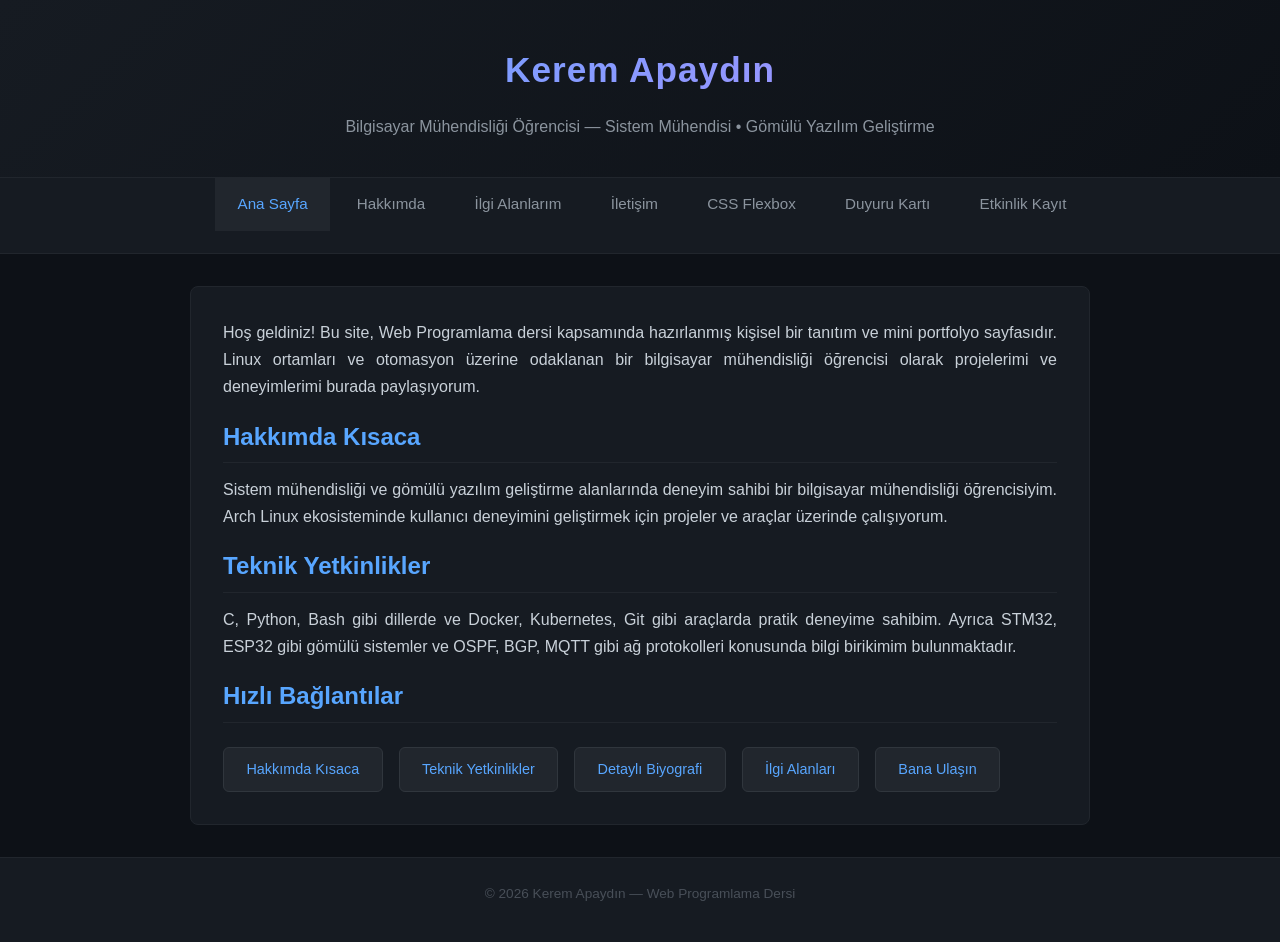
<file: index.html>
<!DOCTYPE html>
<html lang="tr">

<head>
	<meta charset="UTF-8">
	<meta name="viewport" content="width=device-width, initial-scale=1.0">
	<meta name="description" content="Kerem Apaydın - Bilgisayar Mühendisliği Portfolyo">
	<title>Ana Sayfa | Kerem Apaydın</title>
	<link rel="stylesheet" href="styles/style.css">
</head>

<body>

	<header>
		<h1>Kerem Apaydın</h1>
		<p>Bilgisayar Mühendisliği Öğrencisi &mdash; Sistem Mühendisi &bull; Gömülü Yazılım Geliştirme</p>
	</header>

	<nav>
		<ul>
			<li><a href="index.html" class="active">Ana Sayfa</a></li>
			<li><a href="about.html">Hakkımda</a></li>
			<li><a href="interests.html">İlgi Alanlarım</a></li>
			<li><a href="contact.html">İletişim</a></li>
			<li><a href="flexbox.html">CSS Flexbox</a></li>
			<li><a href="lab-position.html">Duyuru Kartı</a></li>
			<li><a href="hafta7.html">Etkinlik Kayıt</a></li>
		</ul>
	</nav>

	<main>
		<p>Hoş geldiniz! Bu site, Web Programlama dersi kapsamında hazırlanmış kişisel bir tanıtım ve
			mini portfolyo sayfasıdır. Linux ortamları ve otomasyon üzerine odaklanan bir bilgisayar
			mühendisliği öğrencisi olarak projelerimi ve deneyimlerimi burada paylaşıyorum.</p>

		<h2 id="hakkimda">Hakkımda Kısaca</h2>
		<p>Sistem mühendisliği ve gömülü yazılım geliştirme alanlarında deneyim sahibi bir bilgisayar
			mühendisliği öğrencisiyim. Arch Linux ekosisteminde kullanıcı deneyimini geliştirmek için
			projeler ve araçlar üzerinde çalışıyorum.</p>

		<h2 id="teknik-yetkinlikler">Teknik Yetkinlikler</h2>
		<p>C, Python, Bash gibi dillerde ve Docker, Kubernetes, Git gibi araçlarda pratik deneyime
			sahibim. Ayrıca STM32, ESP32 gibi gömülü sistemler ve OSPF, BGP, MQTT gibi ağ
			protokolleri konusunda bilgi birikimim bulunmaktadır.</p>

		<h2>Hızlı Bağlantılar</h2>
		<div class="quick-links">
			<a href="#hakkimda">Hakkımda Kısaca</a>
			<a href="#teknik-yetkinlikler">Teknik Yetkinlikler</a>
			<a href="about.html">Detaylı Biyografi</a>
			<a href="interests.html">İlgi Alanları</a>
			<a href="contact.html">Bana Ulaşın</a>
		</div>
	</main>

	<footer>
		<p>&copy; 2026 Kerem Apaydın &mdash; Web Programlama Dersi</p>
	</footer>

</body>

</html>
</file>
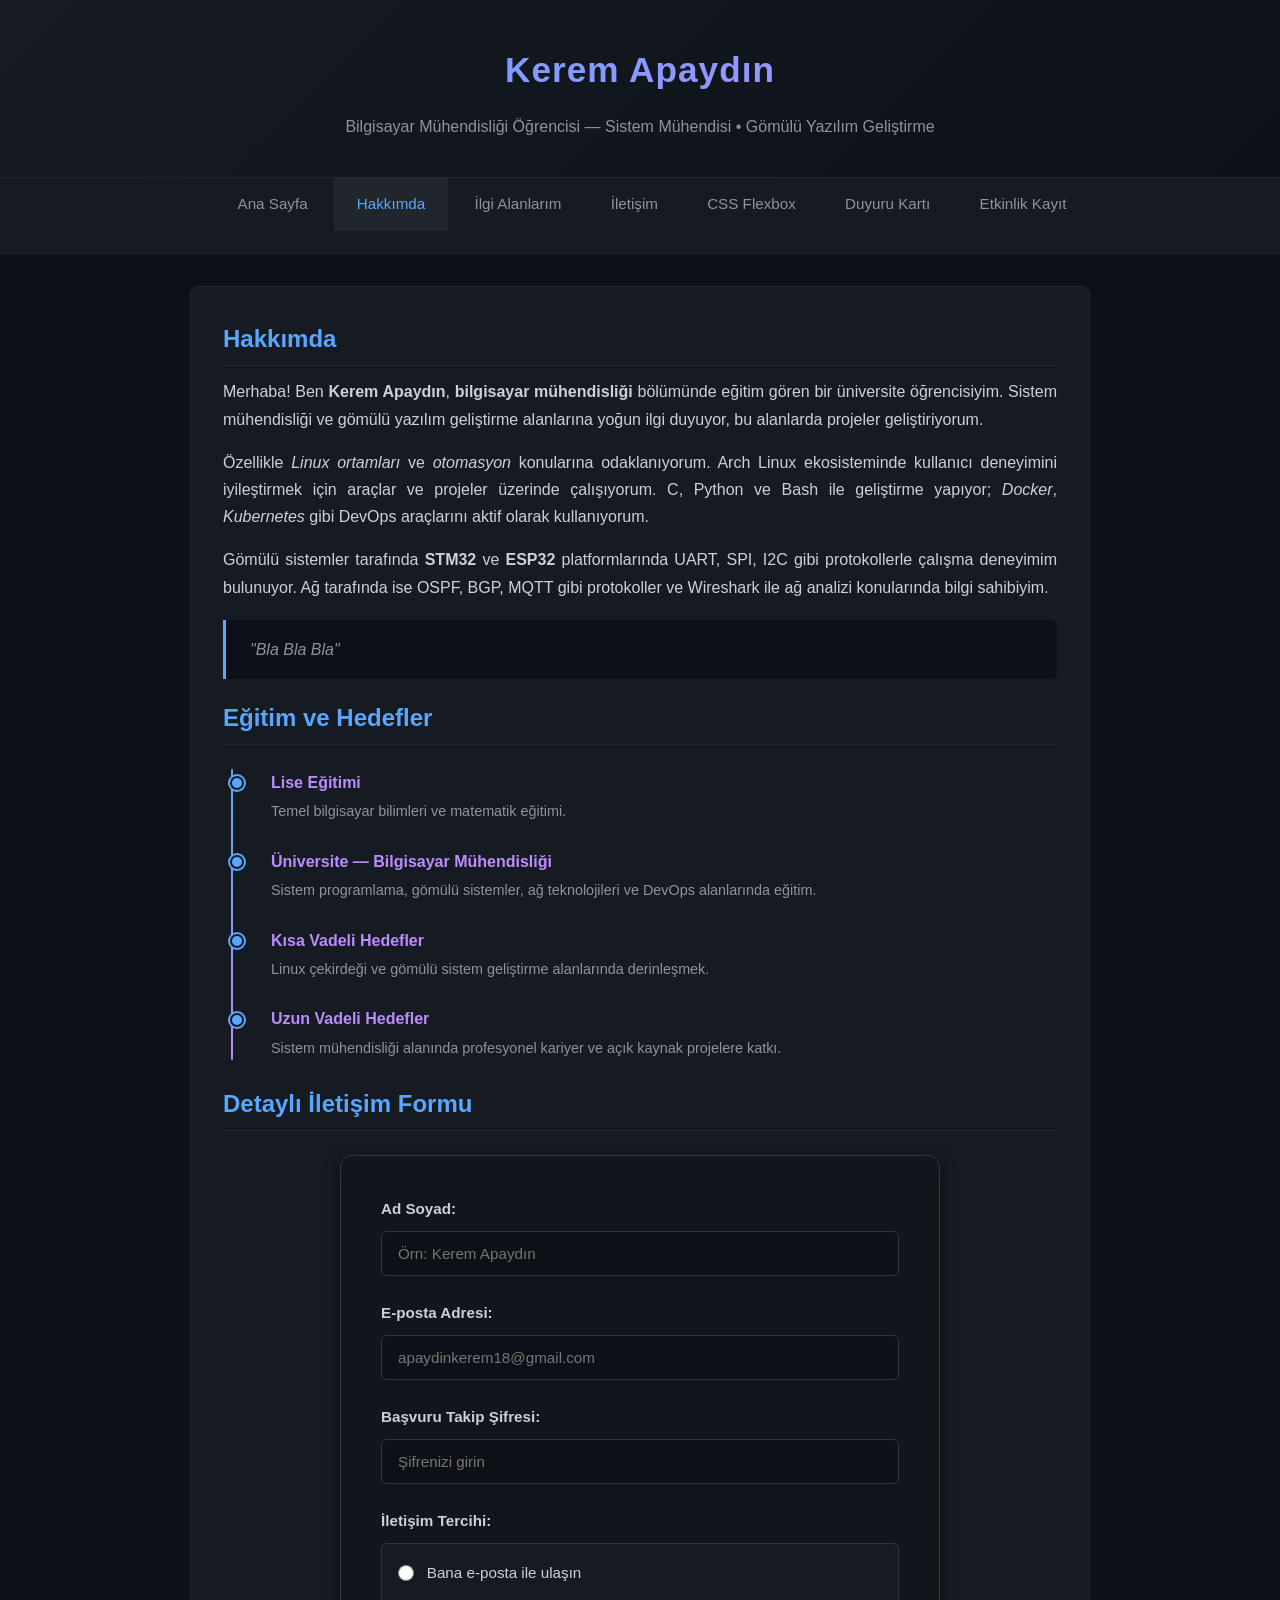
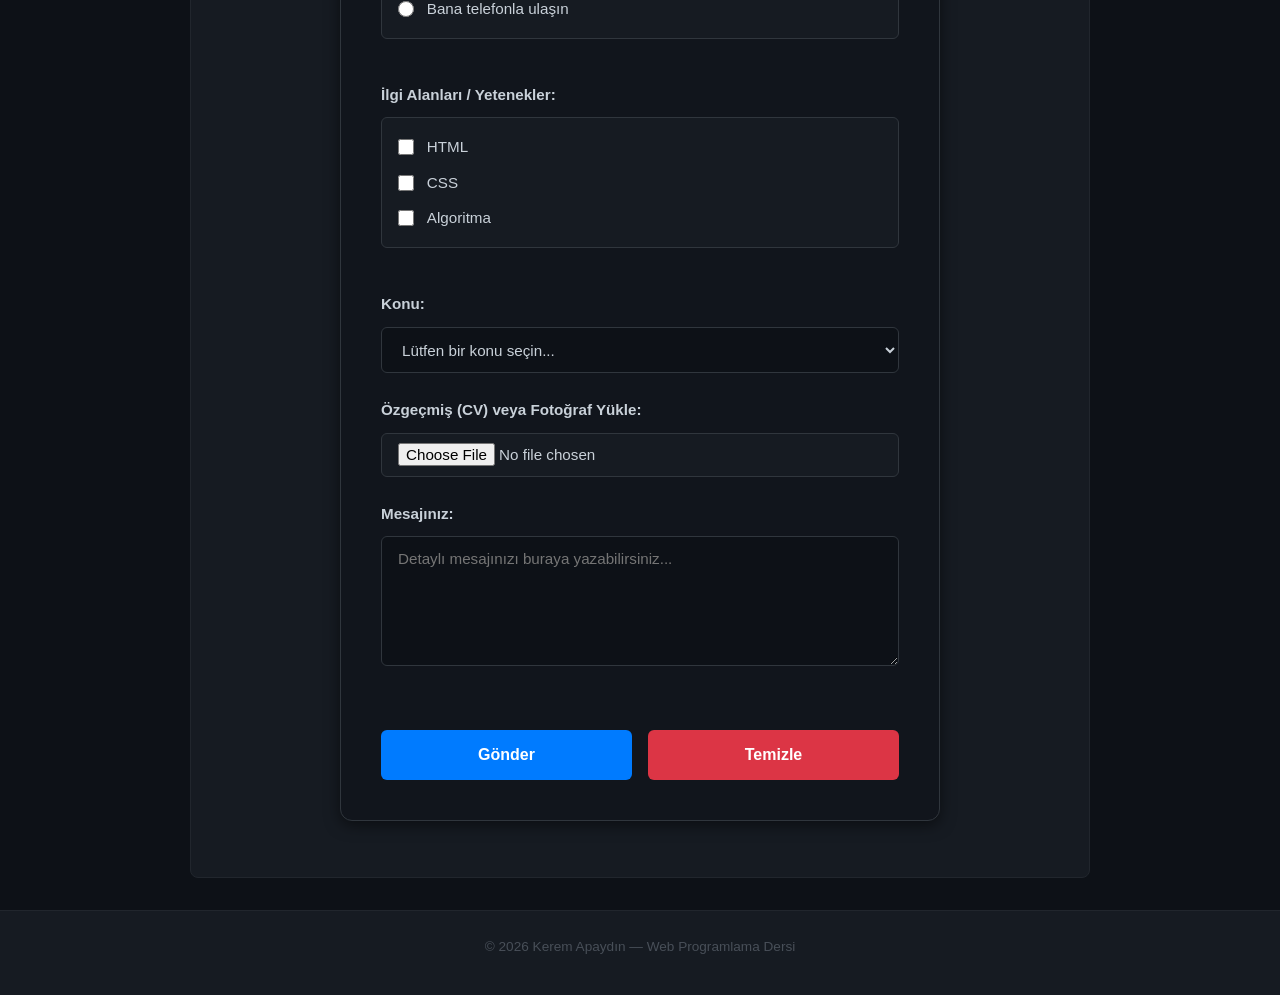
<file: about.html>
<!DOCTYPE html>
<html lang="tr">

<head>
	<meta charset="UTF-8">
	<meta name="viewport" content="width=device-width, initial-scale=1.0">
	<meta name="description" content="Kerem Apaydın - Hakkımda">
	<title>Hakkımda | Kerem Apaydın</title>
	<link rel="stylesheet" href="styles/style.css">
</head>

<body>

	<header>
		<h1>Kerem Apaydın</h1>
		<p>Bilgisayar Mühendisliği Öğrencisi &mdash; Sistem Mühendisi &bull; Gömülü Yazılım Geliştirme</p>
	</header>

	<nav>
		<ul>
			<li><a href="index.html">Ana Sayfa</a></li>
			<li><a href="about.html" class="active">Hakkımda</a></li>
			<li><a href="interests.html">İlgi Alanlarım</a></li>
			<li><a href="contact.html">İletişim</a></li>
			<li><a href="flexbox.html">CSS Flexbox</a></li>
			<li><a href="lab-position.html">Duyuru Kartı</a></li>
			<li><a href="hafta7.html">Etkinlik Kayıt</a></li>
		</ul>
	</nav>

	<main>
		<h2>Hakkımda</h2>

		<p>Merhaba! Ben <strong>Kerem Apaydın</strong>, <strong>bilgisayar mühendisliği</strong> bölümünde
			eğitim gören bir üniversite öğrencisiyim. Sistem mühendisliği ve gömülü yazılım geliştirme
			alanlarına yoğun ilgi duyuyor, bu alanlarda projeler geliştiriyorum.</p>

		<p>Özellikle <em>Linux ortamları</em> ve <em>otomasyon</em> konularına odaklanıyorum. Arch Linux
			ekosisteminde kullanıcı deneyimini iyileştirmek için araçlar ve projeler üzerinde çalışıyorum.
			C, Python ve Bash ile geliştirme yapıyor; <em>Docker</em>, <em>Kubernetes</em> gibi DevOps
			araçlarını aktif olarak kullanıyorum.</p>

		<p>Gömülü sistemler tarafında <strong>STM32</strong> ve <strong>ESP32</strong> platformlarında
			UART, SPI, I2C gibi protokollerle çalışma deneyimim bulunuyor. Ağ tarafında ise OSPF, BGP,
			MQTT gibi protokoller ve Wireshark ile ağ analizi konularında bilgi sahibiyim.</p>

		<blockquote>
			"Bla Bla Bla"
		</blockquote>

		<h2>Eğitim ve Hedefler</h2>

		<div class="timeline">
			<div class="timeline-item">
				<h4>Lise Eğitimi</h4>
				<p>Temel bilgisayar bilimleri ve matematik eğitimi.</p>
			</div>
			<div class="timeline-item">
				<h4>Üniversite &mdash; Bilgisayar Mühendisliği</h4>
				<p>Sistem programlama, gömülü sistemler, ağ teknolojileri ve DevOps alanlarında eğitim.</p>
			</div>
			<div class="timeline-item">
				<h4>Kısa Vadeli Hedefler</h4>
				<p>Linux çekirdeği ve gömülü sistem geliştirme alanlarında derinleşmek.</p>
			</div>
			<div class="timeline-item">
				<h4>Uzun Vadeli Hedefler</h4>
				<p>Sistem mühendisliği alanında profesyonel kariyer ve açık kaynak projelere katkı.</p>
			</div>
		</div>

		<h2>Detaylı İletişim Formu</h2>
		<div class="contact-container">
			<form action="#" method="post">
				<label for="ad-soyad">Ad Soyad:</label>
				<input type="text" id="ad-soyad" name="ad-soyad" placeholder="Örn: Kerem Apaydın" required>

				<label for="eposta">E-posta Adresi:</label>
				<input type="email" id="eposta" name="eposta" placeholder="apaydinkerem18@gmail.com" required>

				<label for="basvuru-sifresi">Başvuru Takip Şifresi:</label>
				<input type="password" id="basvuru-sifresi" name="basvuru-sifresi" placeholder="Şifrenizi girin" required>

				<fieldset>
					<legend>İletişim Tercihi:</legend>
					<div class="radio-group">
						<label><input type="radio" name="iletisim-tercihi" value="eposta" required> Bana e-posta ile ulaşın</label>
						<label><input type="radio" name="iletisim-tercihi" value="telefon"> Bana telefonla ulaşın</label>
					</div>
				</fieldset>

				<fieldset>
					<legend>İlgi Alanları / Yetenekler:</legend>
					<div class="checkbox-group">
						<label><input type="checkbox" name="ilgi-alanlari[]" value="html"> HTML</label>
						<label><input type="checkbox" name="ilgi-alanlari[]" value="css"> CSS</label>
						<label><input type="checkbox" name="ilgi-alanlari[]" value="algoritma"> Algoritma</label>
					</div>
				</fieldset>

				<label for="konu">Konu:</label>
				<select id="konu" name="konu" required>
					<option value="" disabled selected>Lütfen bir konu seçin...</option>
					<option value="is-teklifi">İş Teklifi</option>
					<option value="soru">Soru</option>
					<option value="geri-bildirim">Geri Bildirim</option>
				</select>
				
				<label for="cv-yukle">Özgeçmiş (CV) veya Fotoğraf Yükle:</label>
				<input type="file" id="cv-yukle" name="cv-yukle">

				<label for="mesaj">Mesajınız:</label>
				<textarea id="mesaj" name="mesaj" rows="6" placeholder="Detaylı mesajınızı buraya yazabilirsiniz..." required></textarea>

				<div class="button-group">
					<button type="submit" class="btn-submit">Gönder</button>
					<button type="reset" class="btn-reset">Temizle</button>
				</div>
			</form>
		</div>
	</main>

	<footer>
		<p>&copy; 2026 Kerem Apaydın &mdash; Web Programlama Dersi</p>
	</footer>

</body>

</html>
</file>
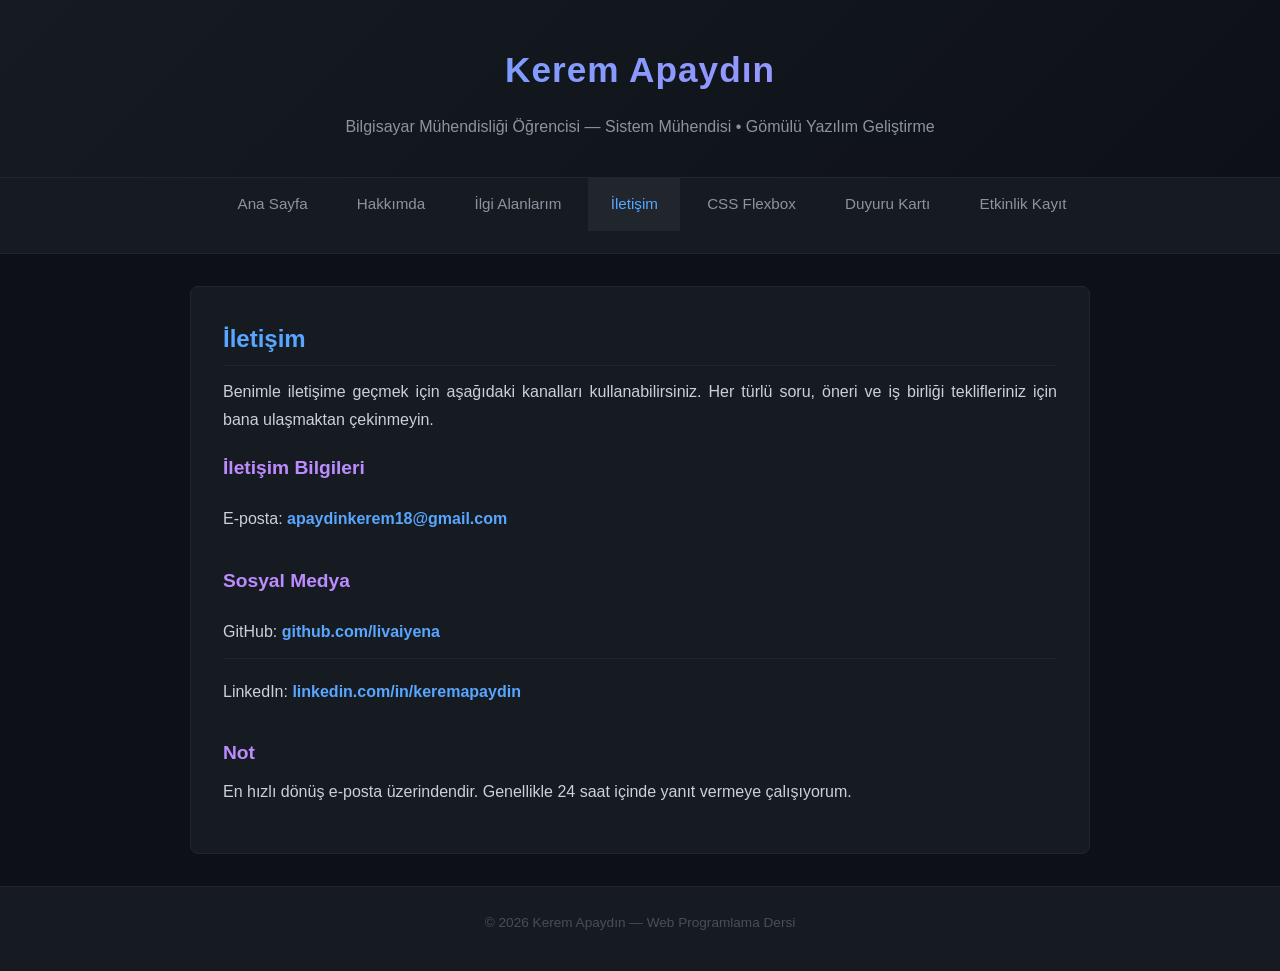
<file: contact.html>
<!DOCTYPE html>
<html lang="tr">

<head>
	<meta charset="UTF-8">
	<meta name="viewport" content="width=device-width, initial-scale=1.0">
	<meta name="description" content="Kerem Apaydın - İletişim Bilgileri">
	<title>İletişim | Kerem Apaydın</title>
	<link rel="stylesheet" href="styles/style.css">
</head>

<body>

	<header>
		<h1>Kerem Apaydın</h1>
		<p>Bilgisayar Mühendisliği Öğrencisi &mdash; Sistem Mühendisi &bull; Gömülü Yazılım Geliştirme</p>
	</header>

	<nav>
		<ul>
			<li><a href="index.html">Ana Sayfa</a></li>
			<li><a href="about.html">Hakkımda</a></li>
			<li><a href="interests.html">İlgi Alanlarım</a></li>
			<li><a href="contact.html" class="active">İletişim</a></li>
			<li><a href="flexbox.html">CSS Flexbox</a></li>
			<li><a href="lab-position.html">Duyuru Kartı</a></li>
			<li><a href="hafta7.html">Etkinlik Kayıt</a></li>
		</ul>
	</nav>

	<main>
		<h2>İletişim</h2>
		<p>Benimle iletişime geçmek için aşağıdaki kanalları kullanabilirsiniz. Her türlü
			soru, öneri ve iş birliği teklifleriniz için bana ulaşmaktan çekinmeyin.</p>

		<h3>İletişim Bilgileri</h3>
		<ul class="contact-list">
			<li>E-posta: <a href="mailto:apaydinkerem18@gmail.com">apaydinkerem18@gmail.com</a></li>
		</ul>

		<h3>Sosyal Medya</h3>
		<ul class="contact-list">
			<li>GitHub: <a href="https://github.com/livaiyena" target="_blank">github.com/livaiyena</a></li>
			<li>LinkedIn: <a href="https://linkedin.com/in/keremapaydin"
					target="_blank">linkedin.com/in/keremapaydin</a></li>
		</ul>

		<h3>Not</h3>
		<p>En hızlı dönüş e-posta üzerindendir. Genellikle 24 saat içinde yanıt vermeye
			çalışıyorum.</p>
	</main>

	<footer>
		<p>&copy; 2026 Kerem Apaydın &mdash; Web Programlama Dersi</p>
	</footer>

</body>

</html>
</file>
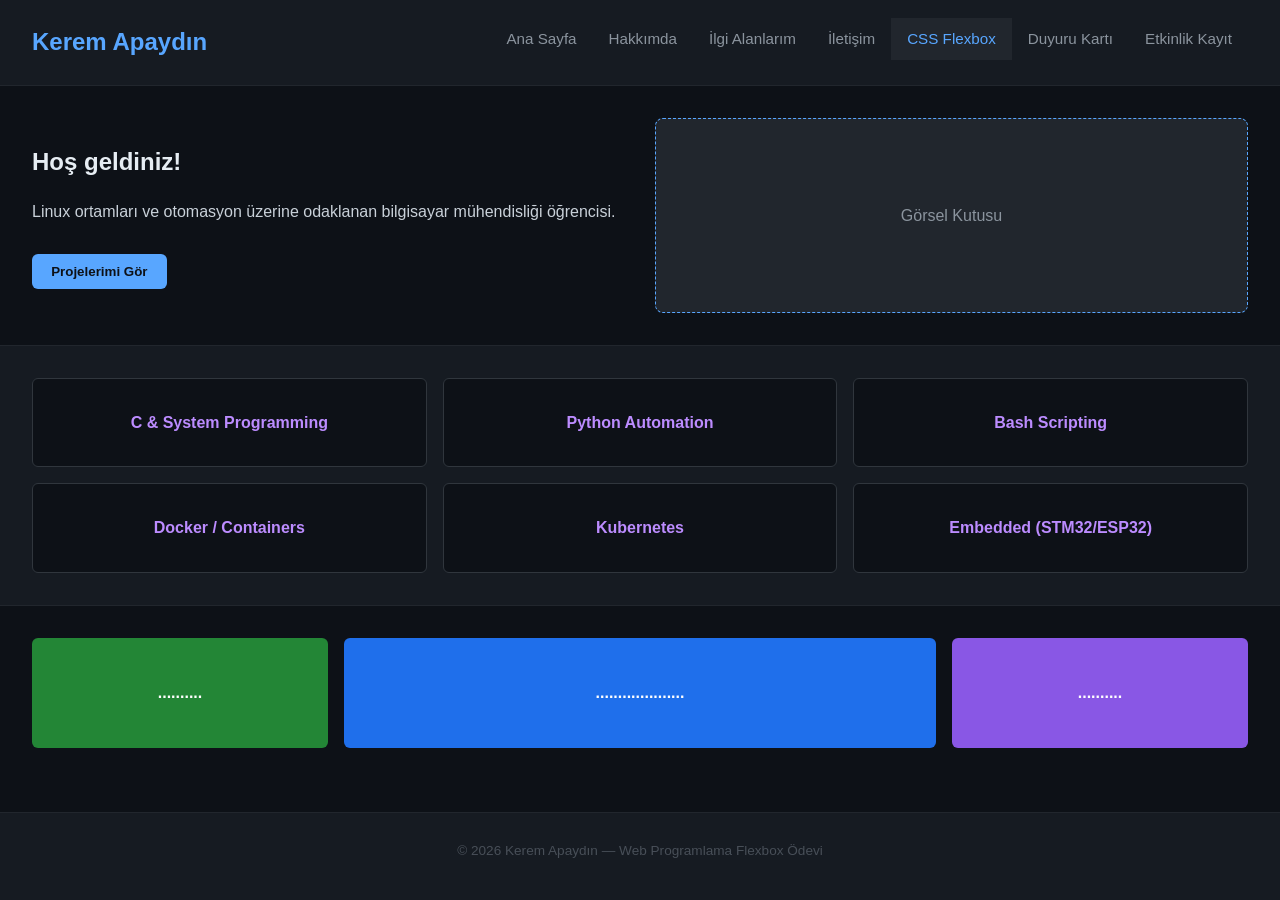
<file: flexbox.html>
<!DOCTYPE html>
<html lang="tr">
<head>
	<meta charset="UTF-8">
	<meta name="viewport" content="width=device-width, initial-scale=1.0">
	<title>Lab 4 - Flexbox Ödevi | Kerem Apaydın</title>
	<link rel="stylesheet" href="styles/style.css">
</head>
<body>
	<div class="flex-wrapper">
		<nav class="flex-navbar">
			<div class="logo">Kerem Apaydın</div>
			<ul>
				<li><a href="index.html">Ana Sayfa</a></li>
				<li><a href="about.html">Hakkımda</a></li>
				<li><a href="interests.html">İlgi Alanlarım</a></li>
				<li><a href="contact.html">İletişim</a></li>
                <li><a href="flexbox.html" class="active">CSS Flexbox</a></li>
                <li><a href="lab-position.html">Duyuru Kartı</a></li>
                <li><a href="hafta7.html">Etkinlik Kayıt</a></li>
			</ul>
		</nav>

		<section class="flex-hero">
			<div class="hero-content">
				<h2>Hoş geldiniz!</h2>
				<p>Linux ortamları ve otomasyon üzerine odaklanan bilgisayar mühendisliği öğrencisi.</p>
				<button class="hero-btn">Projelerimi Gör</button>
			</div>
			<div class="hero-image">
				Görsel Kutusu
			</div>
		</section>

		<section class="flex-cards">
			<div class="card">C & System Programming</div>
			<div class="card">Python Automation</div>
			<div class="card">Bash Scripting</div>
			<div class="card">Docker / Containers</div>
			<div class="card">Kubernetes</div>
			<div class="card">Embedded (STM32/ESP32)</div>
		</section>

		<section class="flex-grow-area">
			<div class="grow-box grow-1">..........</div>
			<div class="grow-box grow-2">....................</div>
			<div class="grow-box grow-3">..........</div>
		</section>

		<footer class="flex-footer">
			<p>&copy; 2026 Kerem Apaydın &mdash; Web Programlama Flexbox Ödevi</p>
		</footer>
	</div>
</body>
</html>
</file>
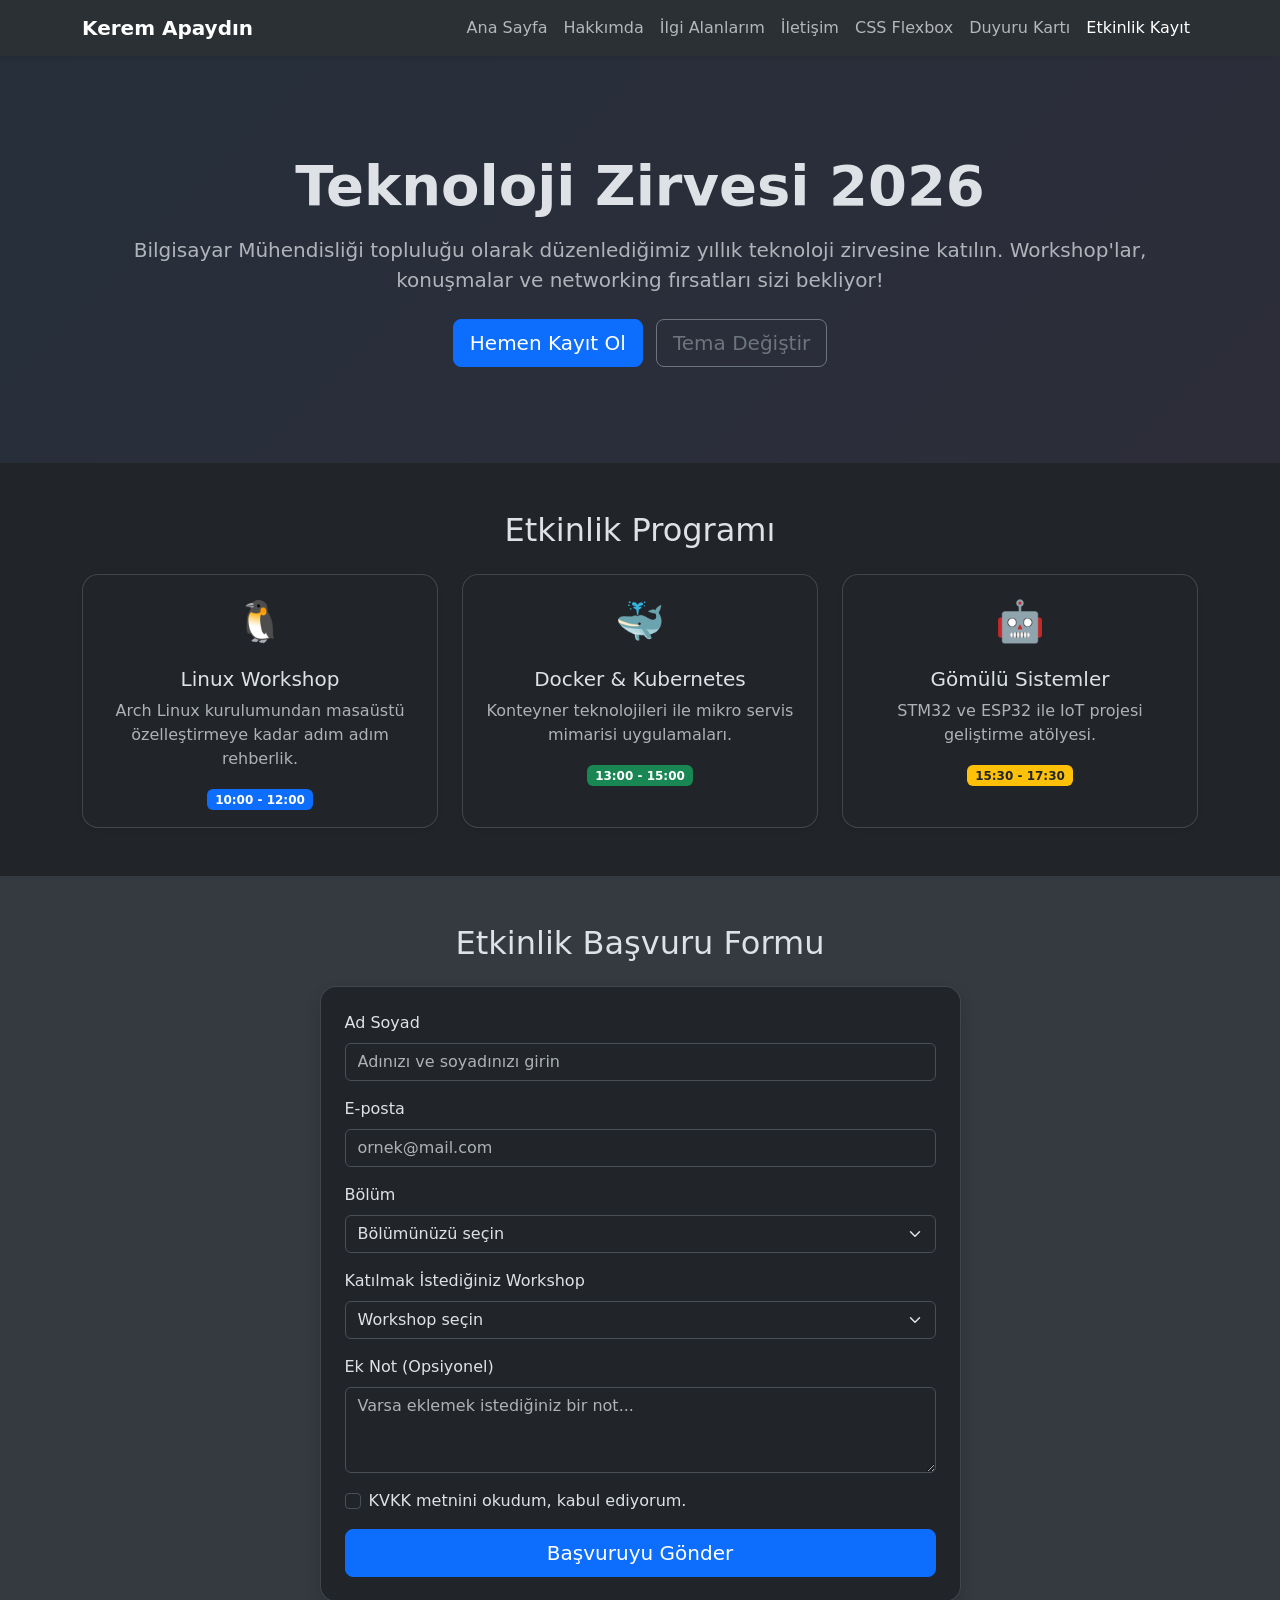
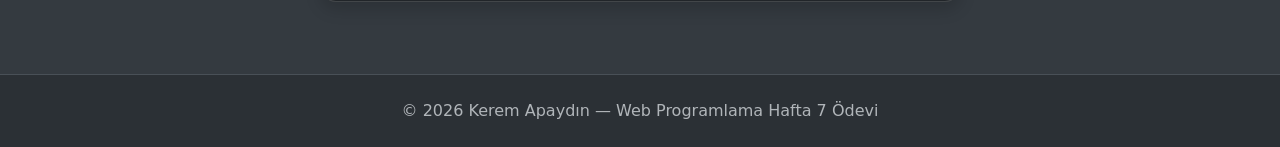
<file: hafta7.html>
<!DOCTYPE html>
<html lang="tr" data-bs-theme="dark">
<head>
	<meta charset="UTF-8">
	<meta name="viewport" content="width=device-width, initial-scale=1.0">
	<meta name="description" content="Kerem Apaydın - Bootstrap & JavaScript Etkinlik Kayıt Sayfası">
	<title>Etkinlik Kayıt | Kerem Apaydın</title>
	<link href="https://cdn.jsdelivr.net/npm/bootstrap@5.3.3/dist/css/bootstrap.min.css" rel="stylesheet">
	<link rel="stylesheet" href="styles/hafta7.css">
</head>
<body>

	<nav class="navbar navbar-expand-lg bg-body-tertiary shadow-sm sticky-top">
		<div class="container">
			<a class="navbar-brand fw-bold" href="index.html">Kerem Apaydın</a>
			<button class="navbar-toggler" type="button" data-bs-toggle="collapse" data-bs-target="#mainNav">
				<span class="navbar-toggler-icon"></span>
			</button>
			<div class="collapse navbar-collapse" id="mainNav">
				<ul class="navbar-nav ms-auto">
					<li class="nav-item"><a class="nav-link" href="index.html">Ana Sayfa</a></li>
					<li class="nav-item"><a class="nav-link" href="about.html">Hakkımda</a></li>
					<li class="nav-item"><a class="nav-link" href="interests.html">İlgi Alanlarım</a></li>
					<li class="nav-item"><a class="nav-link" href="contact.html">İletişim</a></li>
					<li class="nav-item"><a class="nav-link" href="flexbox.html">CSS Flexbox</a></li>
					<li class="nav-item"><a class="nav-link" href="lab-position.html">Duyuru Kartı</a></li>
					<li class="nav-item"><a class="nav-link active" href="hafta7.html">Etkinlik Kayıt</a></li>
				</ul>
			</div>
		</div>
	</nav>

	<section class="hero-section py-5 text-center">
		<div class="container py-5">
			<h1 class="display-4 fw-bold mb-3">Teknoloji Zirvesi 2026</h1>
			<p class="lead text-body-secondary mb-4">Bilgisayar Mühendisliği topluluğu olarak düzenlediğimiz yıllık teknoloji zirvesine katılın. Workshop'lar, konuşmalar ve networking fırsatları sizi bekliyor!</p>
			<a href="#kayitFormu" class="btn btn-primary btn-lg me-2">Hemen Kayıt Ol</a>
			<button id="temaBtn" class="btn btn-outline-secondary btn-lg">Tema Değiştir</button>
		</div>
	</section>

	<section class="py-5">
		<div class="container">
			<h2 class="text-center mb-4">Etkinlik Programı</h2>
			<div class="row g-4">
				<div class="col-md-4">
					<div class="card h-100 shadow-sm rounded-4">
						<div class="card-body text-center">
							<div class="card-icon mb-3">🐧</div>
							<h5 class="card-title">Linux Workshop</h5>
							<p class="card-text text-body-secondary">Arch Linux kurulumundan masaüstü özelleştirmeye kadar adım adım rehberlik.</p>
							<span class="badge bg-primary">10:00 - 12:00</span>
						</div>
					</div>
				</div>
				<div class="col-md-4">
					<div class="card h-100 shadow-sm rounded-4">
						<div class="card-body text-center">
							<div class="card-icon mb-3">🐳</div>
							<h5 class="card-title">Docker & Kubernetes</h5>
							<p class="card-text text-body-secondary">Konteyner teknolojileri ile mikro servis mimarisi uygulamaları.</p>
							<span class="badge bg-success">13:00 - 15:00</span>
						</div>
					</div>
				</div>
				<div class="col-md-4">
					<div class="card h-100 shadow-sm rounded-4">
						<div class="card-body text-center">
							<div class="card-icon mb-3">🤖</div>
							<h5 class="card-title">Gömülü Sistemler</h5>
							<p class="card-text text-body-secondary">STM32 ve ESP32 ile IoT projesi geliştirme atölyesi.</p>
							<span class="badge bg-warning text-dark">15:30 - 17:30</span>
						</div>
					</div>
				</div>
			</div>
		</div>
	</section>

	<section id="kayitFormu" class="py-5 bg-body-secondary">
		<div class="container">
			<div class="row justify-content-center">
				<div class="col-lg-7">
					<h2 class="text-center mb-4">Etkinlik Başvuru Formu</h2>
					<form id="basvuruFormu" class="card shadow rounded-4 p-4" novalidate>
						<div class="mb-3">
							<label for="adSoyad" class="form-label">Ad Soyad</label>
							<input type="text" class="form-control" id="adSoyad" placeholder="Adınızı ve soyadınızı girin">
						</div>
						<div class="mb-3">
							<label for="eposta" class="form-label">E-posta</label>
							<input type="email" class="form-control" id="eposta" placeholder="ornek@mail.com">
						</div>
						<div class="mb-3">
							<label for="bolum" class="form-label">Bölüm</label>
							<select class="form-select" id="bolum">
								<option value="" selected disabled>Bölümünüzü seçin</option>
								<option value="Bilgisayar Mühendisliği">Bilgisayar Mühendisliği</option>
								<option value="Yazılım Mühendisliği">Yazılım Mühendisliği</option>
								<option value="Elektrik-Elektronik Mühendisliği">Elektrik-Elektronik Mühendisliği</option>
								<option value="Diğer">Diğer</option>
							</select>
						</div>
						<div class="mb-3">
							<label for="workshop" class="form-label">Katılmak İstediğiniz Workshop</label>
							<select class="form-select" id="workshop">
								<option value="" selected disabled>Workshop seçin</option>
								<option value="Linux Workshop">Linux Workshop</option>
								<option value="Docker & Kubernetes">Docker & Kubernetes</option>
								<option value="Gömülü Sistemler">Gömülü Sistemler</option>
							</select>
						</div>
						<div class="mb-3">
							<label for="mesaj" class="form-label">Ek Not (Opsiyonel)</label>
							<textarea class="form-control" id="mesaj" rows="3" placeholder="Varsa eklemek istediğiniz bir not..."></textarea>
						</div>
						<div class="mb-3 form-check">
							<input type="checkbox" class="form-check-input" id="kvkk">
							<label class="form-check-label" for="kvkk">KVKK metnini okudum, kabul ediyorum.</label>
						</div>
						<button type="submit" class="btn btn-primary w-100 btn-lg">Başvuruyu Gönder</button>
					</form>

					<div id="uyariAlani" class="mt-3"></div>
					<div id="sonucAlani" class="mt-4"></div>
				</div>
			</div>
		</div>
	</section>

	<footer class="text-center py-4 bg-body-tertiary border-top">
		<p class="mb-0 text-body-secondary">&copy; 2026 Kerem Apaydın &mdash; Web Programlama Hafta 7 Ödevi</p>
	</footer>

	<script src="https://cdn.jsdelivr.net/npm/bootstrap@5.3.3/dist/js/bootstrap.bundle.min.js"></script>
	<script src="scripts/hafta7.js"></script>
</body>
</html>
</file>
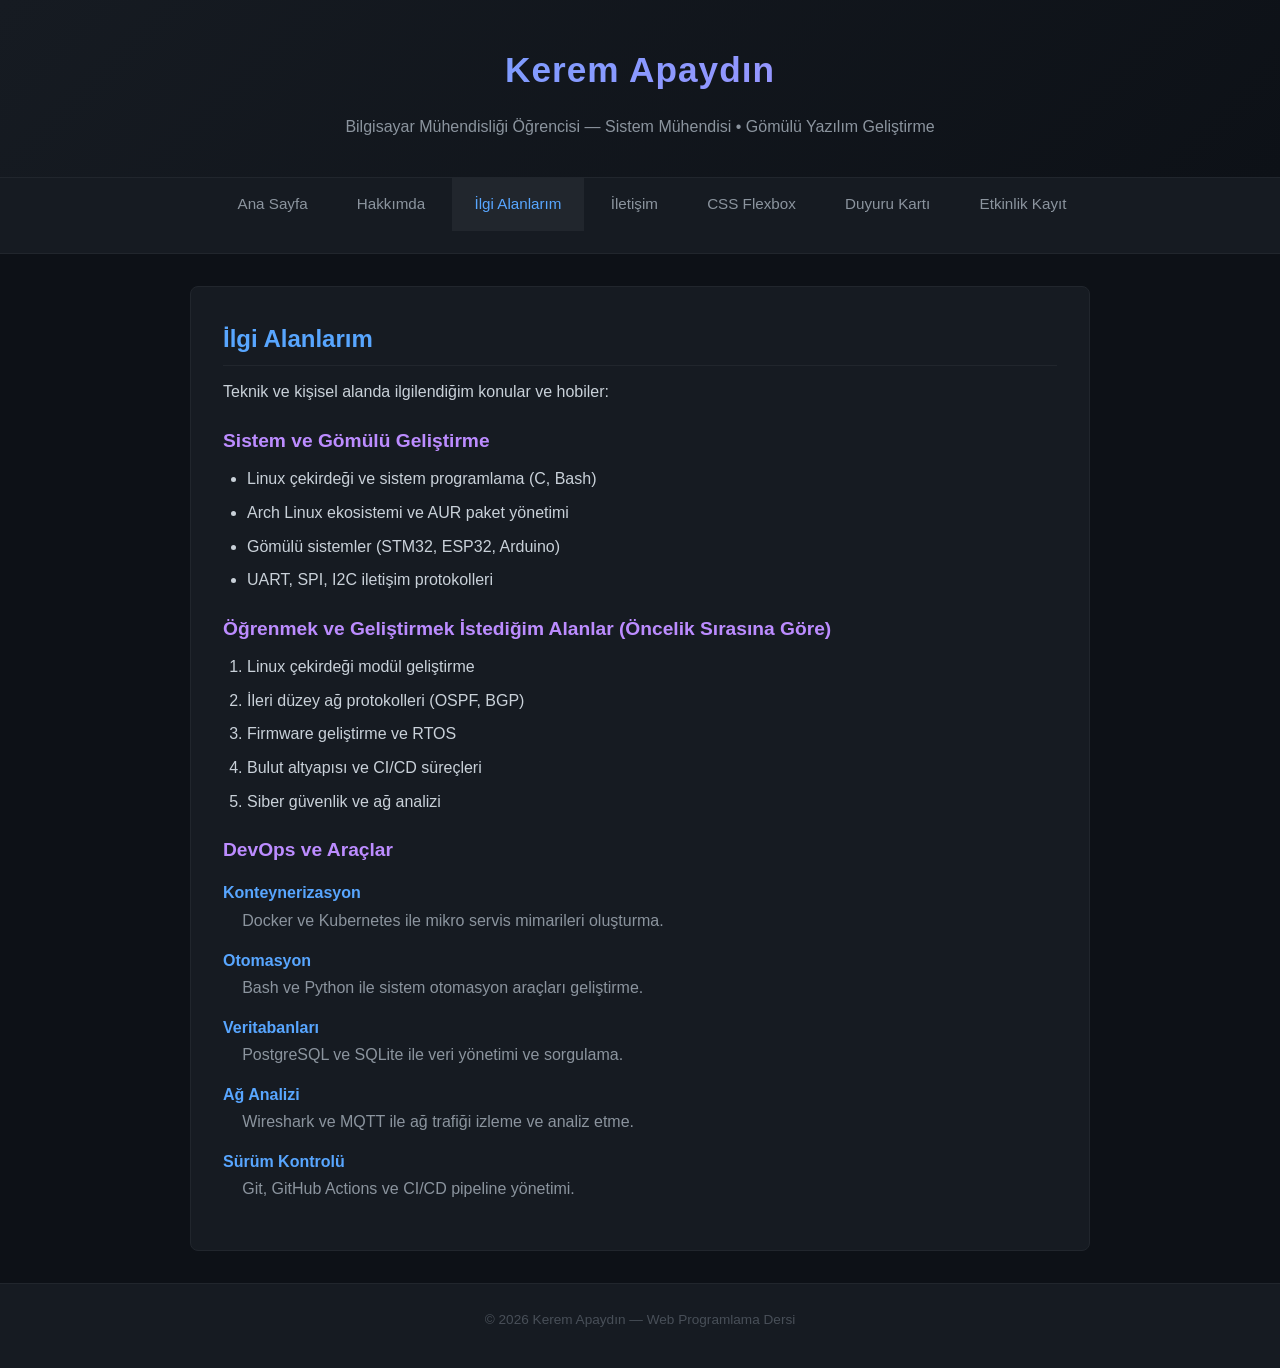
<file: interests.html>
<!DOCTYPE html>
<html lang="tr">

<head>
	<meta charset="UTF-8">
	<meta name="viewport" content="width=device-width, initial-scale=1.0">
	<meta name="description" content="Kerem Apaydın - İlgi Alanları ve Hobiler">
	<title>İlgi Alanlarım | Kerem Apaydın</title>
	<link rel="stylesheet" href="styles/style.css">
</head>

<body>

	<header>
		<h1>Kerem Apaydın</h1>
		<p>Bilgisayar Mühendisliği Öğrencisi &mdash; Sistem Mühendisi &bull; Gömülü Yazılım Geliştirme</p>
	</header>

	<nav>
		<ul>
			<li><a href="index.html">Ana Sayfa</a></li>
			<li><a href="about.html">Hakkımda</a></li>
			<li><a href="interests.html" class="active">İlgi Alanlarım</a></li>
			<li><a href="contact.html">İletişim</a></li>
			<li><a href="flexbox.html">CSS Flexbox</a></li>
			<li><a href="lab-position.html">Duyuru Kartı</a></li>
			<li><a href="hafta7.html">Etkinlik Kayıt</a></li>
		</ul>
	</nav>

	<main>
		<h2>İlgi Alanlarım</h2>
		<p>Teknik ve kişisel alanda ilgilendiğim konular ve hobiler:</p>

		<h3>Sistem ve Gömülü Geliştirme</h3>
		<ul>
			<li>Linux çekirdeği ve sistem programlama (C, Bash)</li>
			<li>Arch Linux ekosistemi ve AUR paket yönetimi</li>
			<li>Gömülü sistemler (STM32, ESP32, Arduino)</li>
			<li>UART, SPI, I2C iletişim protokolleri</li>
		</ul>

		<h3>Öğrenmek ve Geliştirmek İstediğim Alanlar (Öncelik Sırasına Göre)</h3>
		<ol>
			<li>Linux çekirdeği modül geliştirme</li>
			<li>İleri düzey ağ protokolleri (OSPF, BGP)</li>
			<li>Firmware geliştirme ve RTOS</li>
			<li>Bulut altyapısı ve CI/CD süreçleri</li>
			<li>Siber güvenlik ve ağ analizi</li>
		</ol>

		<h3>DevOps ve Araçlar</h3>
		<dl>
			<dt>Konteynerizasyon</dt>
			<dd>Docker ve Kubernetes ile mikro servis mimarileri oluşturma.</dd>

			<dt>Otomasyon</dt>
			<dd>Bash ve Python ile sistem otomasyon araçları geliştirme.</dd>

			<dt>Veritabanları</dt>
			<dd>PostgreSQL ve SQLite ile veri yönetimi ve sorgulama.</dd>

			<dt>Ağ Analizi</dt>
			<dd>Wireshark ve MQTT ile ağ trafiği izleme ve analiz etme.</dd>

			<dt>Sürüm Kontrolü</dt>
			<dd>Git, GitHub Actions ve CI/CD pipeline yönetimi.</dd>
		</dl>
	</main>

	<footer>
		<p>&copy; 2026 Kerem Apaydın &mdash; Web Programlama Dersi</p>
	</footer>

</body>

</html>
</file>
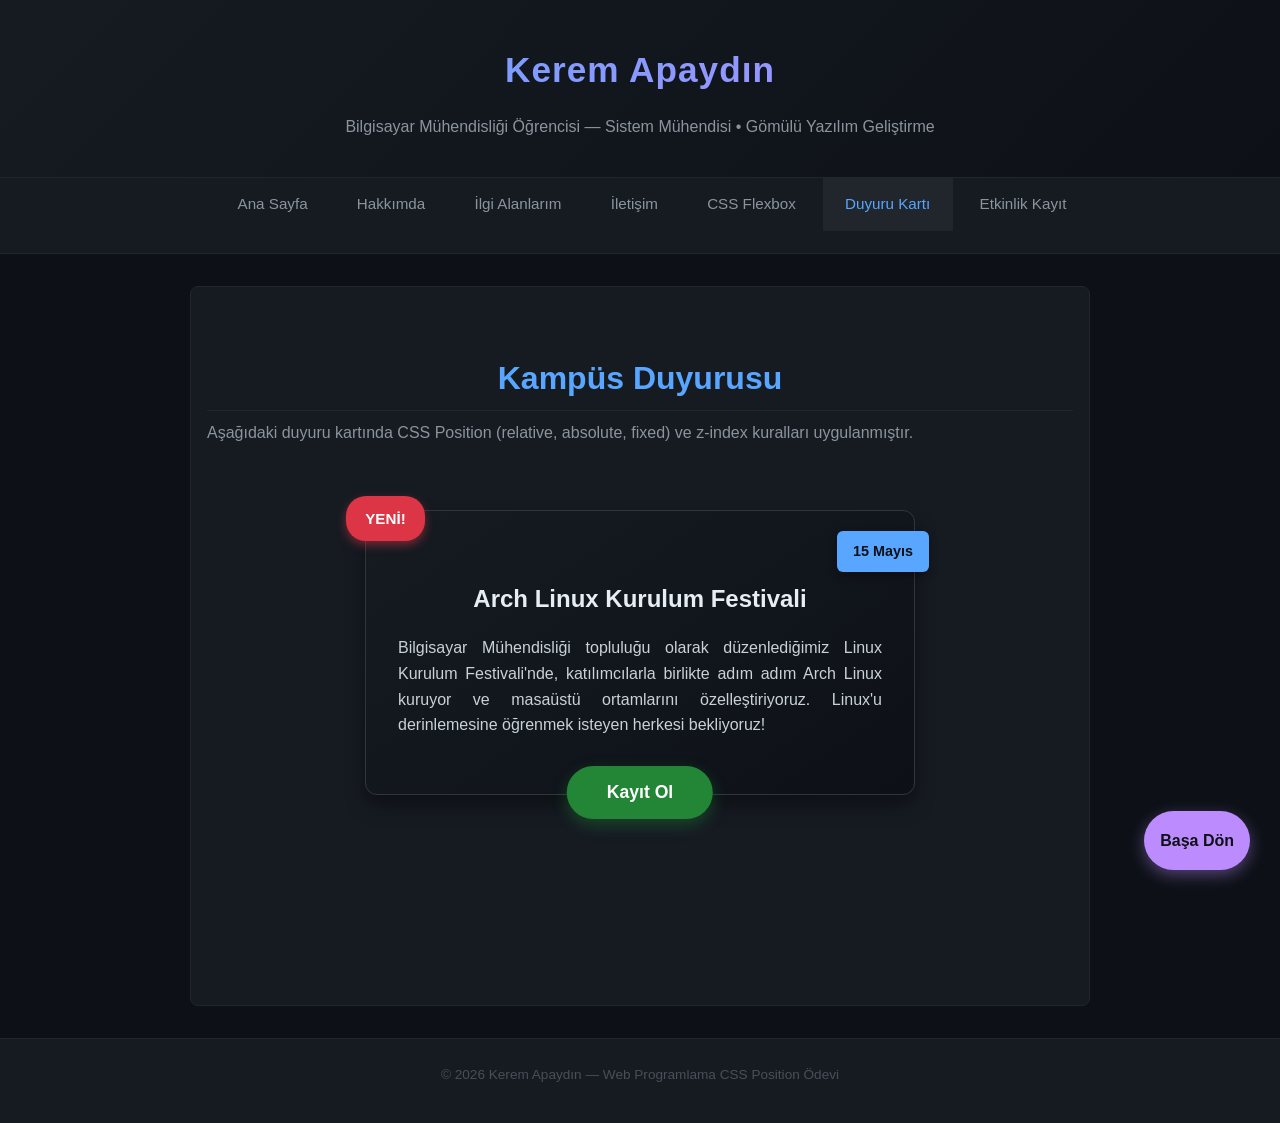
<file: lab-position.html>
<!DOCTYPE html>
<html lang="tr">
<head>
	<meta charset="UTF-8">
	<meta name="viewport" content="width=device-width, initial-scale=1.0">
	<meta name="description" content="Kerem Apaydın - Lab 5: CSS Position">
	<title>Duyuru Kartı | Kerem Apaydın</title>
	<link rel="stylesheet" href="styles/style.css">
</head>
<body>
	<header>
		<h1>Kerem Apaydın</h1>
		<p>Bilgisayar Mühendisliği Öğrencisi &mdash; Sistem Mühendisi &bull; Gömülü Yazılım Geliştirme</p>
	</header>

	<nav>
		<ul>
			<li><a href="index.html">Ana Sayfa</a></li>
			<li><a href="about.html">Hakkımda</a></li>
			<li><a href="interests.html">İlgi Alanlarım</a></li>
			<li><a href="contact.html">İletişim</a></li>
			<li><a href="flexbox.html">CSS Flexbox</a></li>
			<li><a href="lab-position.html" class="active">Duyuru Kartı</a></li>
			<li><a href="hafta7.html">Etkinlik Kayıt</a></li>
		</ul>
	</nav> 

	<main class="lab-position-wrapper">
		<h2 class="section-title">Kampüs Duyurusu</h2>
		<p class="section-desc">Aşağıdaki duyuru kartında CSS Position (relative, absolute, fixed) ve z-index kuralları uygulanmıştır.</p>
		
		<div class="announcement-card">
			<div class="badge-new">YENİ!</div>
			<div class="badge-date">15 Mayıs</div>
			<button class="action-btn">Kayıt Ol</button>

			<div class="card-content">
				<h3>Arch Linux Kurulum Festivali</h3>
				<p>Bilgisayar Mühendisliği topluluğu olarak düzenlediğimiz Linux Kurulum Festivali'nde, katılımcılarla birlikte adım adım Arch Linux kuruyor ve masaüstü ortamlarını özelleştiriyoruz. Linux'u derinlemesine öğrenmek isteyen herkesi bekliyoruz!</p>
			</div>
		</div>
	</main>

	<a href="#" class="fixed-helper">Başa Dön</a>

	<footer>
		<p>&copy; 2026 Kerem Apaydın &mdash; Web Programlama CSS Position Ödevi</p>
	</footer>
</body>
</html>
</file>
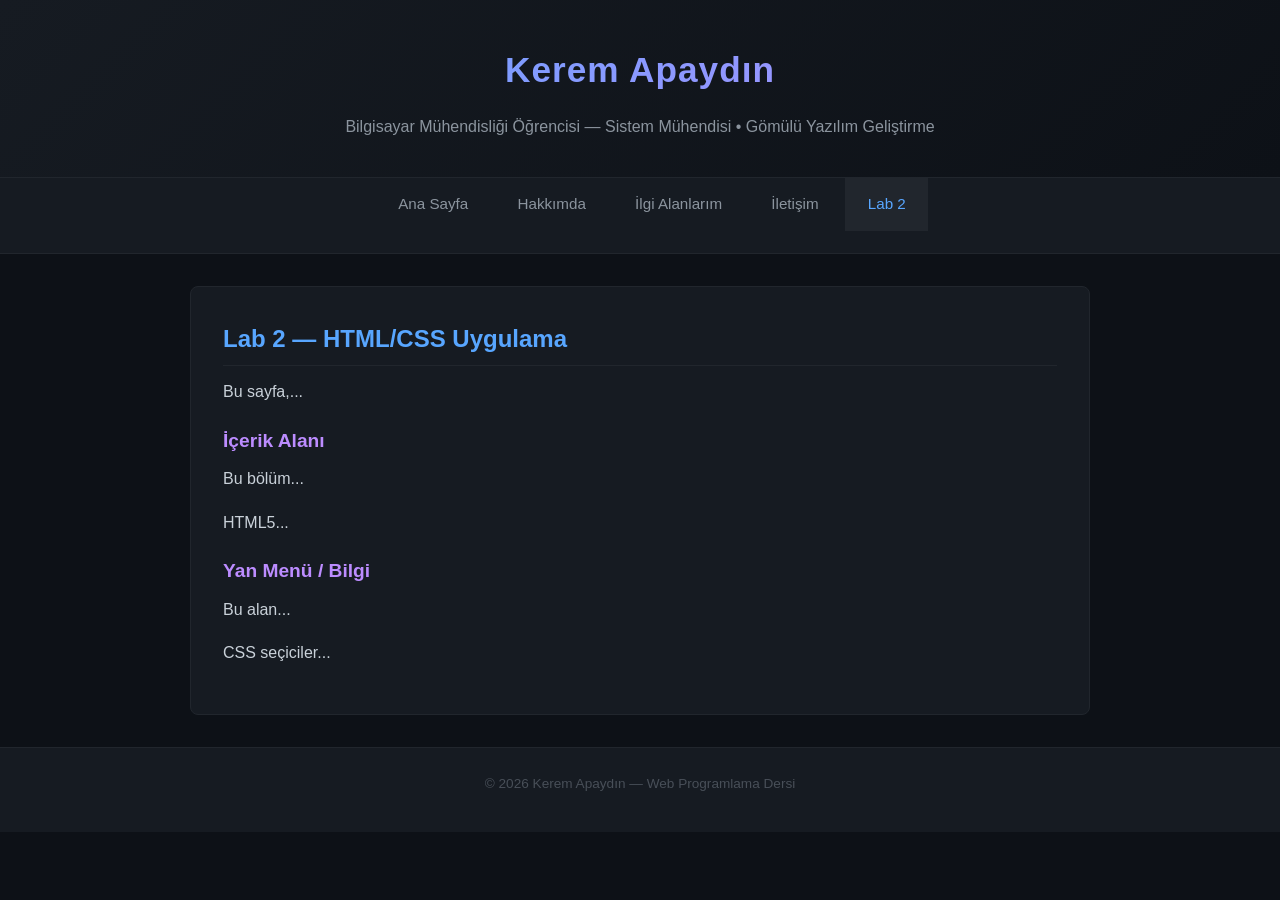
<file: lab2.html>
<!DOCTYPE html>
<html lang="tr">

<head>
	<meta charset="UTF-8">
	<meta name="viewport" content="width=device-width, initial-scale=1.0">
	<meta name="description" content="Kerem Apaydın - Lab 2: HTML/CSS Uygulama">
	<title>Lab 2 | Kerem Apaydın</title>
	<link rel="stylesheet" href="styles/style.css">
</head>

<body>

	<header>
		<h1>Kerem Apaydın</h1>
		<p>Bilgisayar Mühendisliği Öğrencisi &mdash; Sistem Mühendisi &bull; Gömülü Yazılım Geliştirme</p>
	</header>

	<!-- Yatay Menü: ul > li > a yapısı, display: inline-block -->
	<nav>
		<ul>
			<li><a href="index.html">Ana Sayfa</a></li>
			<li><a href="about.html">Hakkımda</a></li>
			<li><a href="interests.html">İlgi Alanlarım</a></li>
			<li><a href="contact.html">İletişim</a></li>
			<li><a href="lab2.html" class="active">Lab 2</a></li>
		</ul>
	</nav>

	<main>
		<h2>Lab 2 &mdash; HTML/CSS Uygulama</h2>
		<p>Bu sayfa,...</p>

		<!-- İki Sütunlu İçerik Alanı -->
		<div class="lab-container">

			<!-- Sol Sütun: İçerik -->
			<div class="lab-content">
				<h3>İçerik Alanı</h3>
				<p>Bu bölüm...</p>
				<p>HTML5...</p>
			</div>

			<!-- Sağ Sütun: Yan Menü / Bilgi -->
			<div class="lab-sidebar">
				<h3>Yan Menü / Bilgi</h3>
				<p>Bu alan...</p>
				<p>CSS seçiciler...</p>
			</div>

		</div>
	</main>

	<footer>
		<p>&copy; 2026 Kerem Apaydın &mdash; Web Programlama Dersi</p>
	</footer>

</body>

</html>
</file>
<file: styles/style.css>
* {
	margin: 0;
	padding: 0;
	box-sizing: border-box;
}

body {
	font-family: 'Segoe UI', Tahoma, Geneva, Verdana, sans-serif;
	line-height: 1.7;
	color: #c9d1d9;
	background-color: #0d1117;
}

a {
	text-decoration: none;
	color: inherit;
}

header {
	background: linear-gradient(135deg, #161b22 0%, #0d1117 100%);
	color: #e6edf3;
	text-align: center;
	padding: 2.5rem 1rem 1.5rem;
	border-bottom: 1px solid #21262d;
}

header h1 {
	font-size: 2.2rem;
	letter-spacing: 1px;
	background: linear-gradient(135deg, #58a6ff, #bc8cff);
	-webkit-background-clip: text;
	-webkit-text-fill-color: transparent;
	background-clip: text;
}

header p {
	font-size: 1rem;
	margin-top: 0.4rem;
	color: #8b949e;
}

nav {
	background-color: #161b22;
	text-align: center;
	padding: 0;
	border-bottom: 1px solid #21262d;
}

nav ul {
	list-style: none;
}

nav ul li {
	display: inline-block;
}

nav ul li a {
	display: inline-block;
	color: #8b949e;
	padding: 0.85rem 1.4rem;
	font-size: 0.95rem;
	transition: background-color 0.3s, color 0.3s;
}

nav ul li a:hover,
nav ul li a.active {
	background-color: #21262d;
	color: #58a6ff;
}

main {
	max-width: 900px;
	margin: 2rem auto;
	padding: 2rem;
	background: #161b22;
	border-radius: 8px;
	border: 1px solid #21262d;
}

main h2 {
	font-size: 1.5rem;
	color: #58a6ff;
	margin-bottom: 0.8rem;
	border-bottom: 1px solid #21262d;
	padding-bottom: 0.3rem;
}

main h3 {
	font-size: 1.2rem;
	color: #bc8cff;
	margin: 1.2rem 0 0.5rem;
}

main p {
	margin-bottom: 1rem;
	text-align: justify;
	color: #c9d1d9;
}

.quick-links {
	display: flex;
	gap: 1rem;
	flex-wrap: wrap;
	margin-top: 1.5rem;
}

.quick-links a {
	display: inline-block;
	background: #21262d;
	color: #58a6ff;
	padding: 0.6rem 1.4rem;
	border-radius: 6px;
	font-size: 0.9rem;
	border: 1px solid #30363d;
	transition: transform 0.2s, border-color 0.3s, background-color 0.3s;
}

.quick-links a:hover {
	transform: translateY(-2px);
	border-color: #58a6ff;
	background: #1c2333;
}

ul,
ol {
	margin-left: 1.5rem;
	margin-bottom: 1rem;
}

li {
	margin-bottom: 0.4rem;
	color: #c9d1d9;
}

dl {
	margin-bottom: 1rem;
}

dt {
	font-weight: bold;
	color: #58a6ff;
	margin-top: 0.8rem;
}

dd {
	margin-left: 1.2rem;
	color: #8b949e;
}

blockquote {
	border-left: 3px solid #58a6ff;
	background-color: #0d1117;
	padding: 1rem 1.5rem;
	margin: 1.2rem 0;
	font-style: italic;
	color: #8b949e;
	border-radius: 0 6px 6px 0;
}

.timeline {
	position: relative;
	padding-left: 2rem;
	margin: 1.5rem 0;
}

.timeline::before {
	content: '';
	position: absolute;
	left: 0.5rem;
	top: 0;
	bottom: 0;
	width: 2px;
	background: linear-gradient(to bottom, #58a6ff, #bc8cff);
	border-radius: 2px;
}

.timeline-item {
	position: relative;
	margin-bottom: 1.5rem;
	padding-left: 1rem;
}

.timeline-item::before {
	content: '';
	position: absolute;
	left: -1.55rem;
	top: 0.45rem;
	width: 10px;
	height: 10px;
	background: #58a6ff;
	border-radius: 50%;
	border: 2px solid #161b22;
	box-shadow: 0 0 0 2px #58a6ff;
}

.timeline-item h4 {
	color: #bc8cff;
	font-size: 1rem;
	margin-bottom: 0.2rem;
}

.timeline-item p {
	font-size: 0.9rem;
	color: #8b949e;
	margin: 0;
}

.contact-list {
	list-style: none;
	margin-left: 0;
}

.contact-list li {
	padding: 0.8rem 0;
	border-bottom: 1px solid #21262d;
	font-size: 1rem;
	color: #c9d1d9;
}

.contact-list li:last-child {
	border-bottom: none;
}

.contact-list a {
	color: #58a6ff;
	font-weight: 600;
	transition: color 0.3s;
}

.contact-list a:hover {
	color: #bc8cff;
}

h1,
h2,
p {
	margin-bottom: 0.8rem;
}


.contact-container {
	width: 600px;
	max-width: 100%;
	margin: 1.5rem auto;
	padding: 2.5rem;
	border: 1px solid #30363d;
	border-radius: 12px;
	background: #11151c;	box-shadow: 0 4px 15px rgba(0, 0, 0, 0.5);
}

.contact-container h2 {
	text-align: center;
	margin-bottom: 2rem;
	color: #e6edf3;
}

.contact-container label,
.contact-container legend {
	display: block;
	color: #c9d1d9;
	font-weight: 600;
	margin-bottom: 0.6rem;
	font-size: 0.95rem;
}

.contact-container fieldset {
	border: none;
	margin-bottom: 1.2rem;
	padding: 0;
}

.contact-container input[type="text"],
.contact-container input[type="email"],
.contact-container input[type="password"],
.contact-container select,
.contact-container textarea,
.contact-container input[type="file"] {
	width: 100%;
	padding: 0.8rem 1rem;
	margin-bottom: 1.5rem;
	background: #0d1117;
	color: #c9d1d9;
	border: 1px solid #30363d;
	border-radius: 6px;
	font-family: inherit;
	font-size: 0.95rem;
	transition: border-color 0.3s, box-shadow 0.3s;
}

.contact-container input[type="file"] {
	padding: 0.6rem 1rem;
	background: #161b22;
	cursor: pointer;
}

.contact-container input:focus,
.contact-container select:focus,
.contact-container textarea:focus {
	outline: none;
	border-color: #58a6ff;
	box-shadow: 0 0 0 3px rgba(88, 166, 255, 0.1);
}

.contact-container textarea {
	resize: vertical;
}

.radio-group,
.checkbox-group {
	background: #161b22;
	padding: 1rem;
	border-radius: 6px;
	border: 1px solid #30363d;
	margin-bottom: 1.5rem;
}

.radio-group label,
.checkbox-group label {
	display: flex;
	align-items: center;
	font-weight: normal;
	margin-bottom: 0.6rem;
	cursor: pointer;
}

.radio-group label:last-child,
.checkbox-group label:last-child {
	margin-bottom: 0;
}

.radio-group input[type="radio"],
.checkbox-group input[type="checkbox"] {
	margin-right: 0.8rem;
	cursor: pointer;
	width: 16px;
	height: 16px;
	accent-color: #58a6ff;
}

.button-group {
	display: flex;
	gap: 1rem;
	margin-top: 2rem;
}

.contact-container button {
	flex: 1;
	border: none;
	padding: 1rem;
	font-size: 1rem;
	font-weight: 700;
	border-radius: 6px;
	cursor: pointer;
	transition: opacity 0.3s, transform 0.2s;
	color: #ffffff;
}

.btn-submit {
	background: #007bff;}

.btn-reset {
	background: #dc3545;}

.contact-container button:hover {
	opacity: 0.9;
	transform: translateY(-2px);
}

footer {
	text-align: center;
	padding: 1.5rem;
	background-color: #161b22;
	color: #484f58;
	font-size: 0.85rem;
	margin-top: 2rem;
	border-top: 1px solid #21262d;
}


.flex-wrapper {
	height: 100vh;
	display: flex;
	flex-direction: column;
	background-color: #0d1117;
	color: #c9d1d9;
}

.flex-navbar {
	height: 10vh;
	display: flex;
	justify-content: space-between;
	align-items: center;
	padding: 0 2rem;
	background-color: #161b22;
	border-bottom: 1px solid #21262d;
}

.flex-navbar .logo {
	font-size: 1.5rem;
	font-weight: bold;
	color: #58a6ff;
}

.flex-navbar ul {
	display: flex;
	list-style: none;
	margin: 0;
	padding: 0;
}

.flex-navbar ul li a {
	padding: 0.5rem 1rem;
	color: #8b949e;
	transition: color 0.3s;
}

.flex-navbar ul li a:hover,
.flex-navbar ul li a.active {
	color: #58a6ff;
}

.flex-hero {
	height: 30vh;
	display: flex;
	flex-direction: row;
	justify-content: space-between;
	align-items: stretch;
	padding: 2rem;
	background-color: #0d1117;
	border-bottom: 1px solid #21262d;
}

.hero-content {
	flex: 1;
	display: flex;
	flex-direction: column;
	justify-content: center;
	padding-right: 2rem;
}

.hero-content h2 {
	color: #e6edf3;
	margin-bottom: 1rem;
}

.hero-btn {
	margin-top: 1rem;
	align-self: flex-start;
	background: #58a6ff;
	color: #0d1117;
	border: none;
	padding: 0.6rem 1.2rem;
	border-radius: 6px;
	font-weight: bold;
	cursor: pointer;
}

.hero-image {
	flex: 1;
	background-color: #21262d;
	border: 1px dashed #58a6ff;
	border-radius: 8px;
	display: flex;
	justify-content: center;
	align-items: center;
	color: #8b949e;
}

.flex-cards {
	height: 30vh;
	display: flex;
	flex-wrap: wrap;
	gap: 1rem;
	padding: 2rem;
	background-color: #161b22;
	border-bottom: 1px solid #21262d;
	overflow-y: auto;
}

.card {
	flex: 1 1 calc(33.333% - 1rem); 
	background-color: #0d1117;
	border: 1px solid #30363d;
	border-radius: 6px;
	display: flex;
	justify-content: center;
	align-items: center;
	font-weight: bold;
	color: #bc8cff;
}

.flex-grow-area {
	height: 20vh;
	display: flex;
	align-items: stretch;
	padding: 2rem;
	gap: 1rem;
	background-color: #0d1117;
}

.grow-box {
	background-color: #21262d;
	border-radius: 6px;
	display: flex;
	justify-content: center;
	align-items: center;
	font-weight: bold;
}

.grow-1 { flex-grow: 1; background-color: #238636; color: #fff; }
.grow-2 { flex-grow: 2; background-color: #1f6feb; color: #fff; }
.grow-3 { flex-grow: 1; background-color: #8957e5; color: #fff; }

.flex-footer {
	height: 10vh;
	display: flex;
	justify-content: center;
	align-items: center;
	background-color: #161b22;
	border-top: 1px solid #21262d;
}


.lab-position-wrapper {
	text-align: center;
	padding: 4rem 1rem 8rem;
	min-height: 80vh; 
}

.lab-position-wrapper .section-title {
	font-size: 2rem;
	color: #58a6ff;
	margin-bottom: 0.5rem;
}

.lab-position-wrapper .section-desc {
	color: #8b949e;
	margin-bottom: 4rem;
}

.announcement-card {
	position: relative;
	width: 90%;
	max-width: 550px;
	margin: 0 auto;
	background: linear-gradient(145deg, #161b22, #0d1117);
	border: 1px solid #30363d;
	border-radius: 12px;
	padding: 3rem 2rem 2.5rem;
	box-shadow: 0 10px 20px rgba(0, 0, 0, 0.4);
	transition: transform 0.3s ease, box-shadow 0.3s ease;
	cursor: grab;}

.announcement-card:hover {
	transform: translateY(-8px);
	box-shadow: 0 15px 30px rgba(88, 166, 255, 0.15);
}

.announcement-card:active {
	cursor: grabbing;	transform: translateY(-4px);}

.card-content h3 {
	color: #e6edf3;
	margin-bottom: 1rem;
	font-size: 1.5rem;
}

.card-content p {
	color: #c9d1d9;
	line-height: 1.6;
	margin-bottom: 1rem;
	text-align: justify;
}

.badge-new {
	position: absolute;
	top: -15px;
	left: -20px;
	background-color: #dc3545;
	color: #fff;
	padding: 0.6rem 1.2rem;
	border-radius: 20px;
	font-weight: bold;
	font-size: 0.95rem;
	box-shadow: 0 4px 10px rgba(220, 53, 69, 0.5);
	z-index: 10;	animation: pulseBadge 2s infinite;	cursor: help;}

.badge-date {
	position: absolute;
	top: 20px;
	right: -15px;
	background-color: #58a6ff;
	color: #0d1117;
	padding: 0.5rem 1rem;
	border-radius: 6px;
	font-weight: bold;
	font-size: 0.9rem;
	box-shadow: 0 4px 8px rgba(0, 0, 0, 0.3);
	z-index: 5;
}

.action-btn {
	position: absolute;
	bottom: -25px;
	left: 50%;
	transform: translateX(-50%);
	background-color: #238636;
	color: #fff;
	border: none;
	padding: 1rem 2.5rem;
	border-radius: 30px;
	font-weight: bold;
	font-size: 1.1rem;
	box-shadow: 0 6px 15px rgba(35, 134, 54, 0.4);
	cursor: pointer;	transition: background-color 0.2s, transform 0.2s;
	z-index: 10;
}

.action-btn:hover {
	background-color: #2ea043;
	transform: translateX(-50%) scale(1.05);}

@keyframes pulseBadge {
	0% { transform: scale(1) rotate(-5deg); box-shadow: 0 4px 10px rgba(220, 53, 69, 0.5); }
	50% { transform: scale(1.1) rotate(5deg); box-shadow: 0 4px 20px rgba(220, 53, 69, 0.7); }
	100% { transform: scale(1) rotate(-5deg); box-shadow: 0 4px 10px rgba(220, 53, 69, 0.5); }
}

.fixed-helper {
	position: fixed;
	bottom: 30px;
	right: 30px;
	background-color: #bc8cff;
	color: #0d1117;
	padding: 1rem;
	border-radius: 30px;
	font-weight: bold;
	box-shadow: 0 5px 15px rgba(188, 140, 255, 0.4);
	z-index: 100;
	transition: transform 0.3s;
	cursor: pointer;
}

.fixed-helper:hover {
	transform: translateY(-5px);
}
</file>
<file: styles/hafta7.css>
.hero-section {
	background: linear-gradient(135deg, rgba(88, 166, 255, 0.08), rgba(188, 140, 255, 0.08));
}

.card-icon {
	font-size: 2.5rem;
}

[data-bs-theme="light"] .hero-section {
	background: linear-gradient(135deg, rgba(88, 166, 255, 0.15), rgba(188, 140, 255, 0.12));
}
</file>
